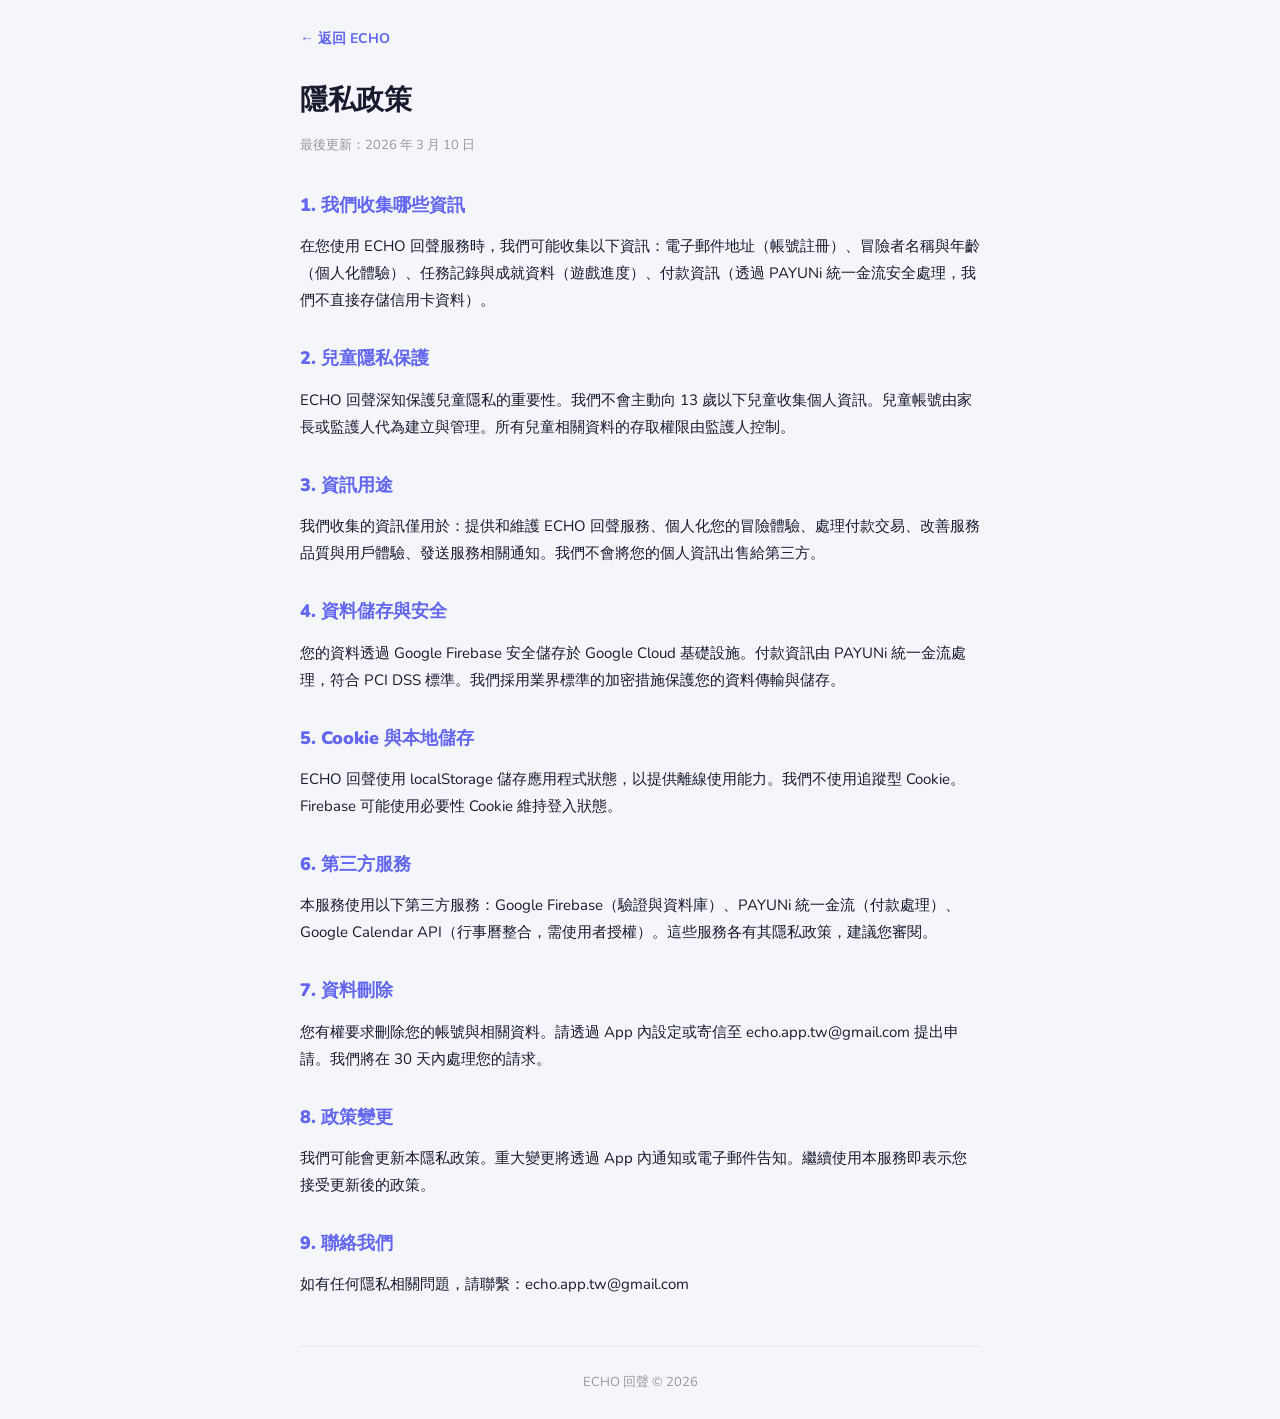
<file: privacy.html>
<!DOCTYPE html>
<html lang="zh-TW">
<head>
    <meta charset="UTF-8">
    <meta name="viewport" content="width=device-width, initial-scale=1.0">
    <title>隱私政策 — ECHO 回聲</title>
    <link href="https://fonts.googleapis.com/css2?family=Nunito:wght@400;700;900&display=swap" rel="stylesheet">
    <style>
        * { margin:0; padding:0; box-sizing:border-box; }
        body { font-family:'Nunito',sans-serif; background:#F4F6FC; color:#1a1a2e; line-height:1.8; padding:24px; }
        .container { max-width:680px; margin:0 auto; }
        .back { display:inline-flex; align-items:center; gap:6px; color:#6366F1; font-weight:700; text-decoration:none; margin-bottom:24px; font-size:14px; }
        h1 { font-size:28px; font-weight:900; color:#1a1a2e; margin-bottom:8px; }
        .date { font-size:13px; color:#999; margin-bottom:32px; }
        h2 { font-size:18px; font-weight:900; color:#6366F1; margin:28px 0 12px; }
        p { margin-bottom:16px; font-size:15px; }
        .footer { margin-top:48px; padding-top:24px; border-top:1px solid #e5e7eb; font-size:13px; color:#999; text-align:center; }
    </style>
</head>
<body>
    <div class="container">
        <a href="/" class="back">← 返回 ECHO</a>
        <h1>隱私政策</h1>
        <p class="date">最後更新：2026 年 3 月 10 日</p>

        <h2>1. 我們收集哪些資訊</h2>
        <p>在您使用 ECHO 回聲服務時，我們可能收集以下資訊：電子郵件地址（帳號註冊）、冒險者名稱與年齡（個人化體驗）、任務記錄與成就資料（遊戲進度）、付款資訊（透過 PAYUNi 統一金流安全處理，我們不直接存儲信用卡資料）。</p>

        <h2>2. 兒童隱私保護</h2>
        <p>ECHO 回聲深知保護兒童隱私的重要性。我們不會主動向 13 歲以下兒童收集個人資訊。兒童帳號由家長或監護人代為建立與管理。所有兒童相關資料的存取權限由監護人控制。</p>

        <h2>3. 資訊用途</h2>
        <p>我們收集的資訊僅用於：提供和維護 ECHO 回聲服務、個人化您的冒險體驗、處理付款交易、改善服務品質與用戶體驗、發送服務相關通知。我們不會將您的個人資訊出售給第三方。</p>

        <h2>4. 資料儲存與安全</h2>
        <p>您的資料透過 Google Firebase 安全儲存於 Google Cloud 基礎設施。付款資訊由 PAYUNi 統一金流處理，符合 PCI DSS 標準。我們採用業界標準的加密措施保護您的資料傳輸與儲存。</p>

        <h2>5. Cookie 與本地儲存</h2>
        <p>ECHO 回聲使用 localStorage 儲存應用程式狀態，以提供離線使用能力。我們不使用追蹤型 Cookie。Firebase 可能使用必要性 Cookie 維持登入狀態。</p>

        <h2>6. 第三方服務</h2>
        <p>本服務使用以下第三方服務：Google Firebase（驗證與資料庫）、PAYUNi 統一金流（付款處理）、Google Calendar API（行事曆整合，需使用者授權）。這些服務各有其隱私政策，建議您審閱。</p>

        <h2>7. 資料刪除</h2>
        <p>您有權要求刪除您的帳號與相關資料。請透過 App 內設定或寄信至 echo.app.tw@gmail.com 提出申請。我們將在 30 天內處理您的請求。</p>

        <h2>8. 政策變更</h2>
        <p>我們可能會更新本隱私政策。重大變更將透過 App 內通知或電子郵件告知。繼續使用本服務即表示您接受更新後的政策。</p>

        <h2>9. 聯絡我們</h2>
        <p>如有任何隱私相關問題，請聯繫：echo.app.tw@gmail.com</p>

        <div class="footer">ECHO 回聲 &copy; 2026</div>
    </div>
</body>
</html>
</file>
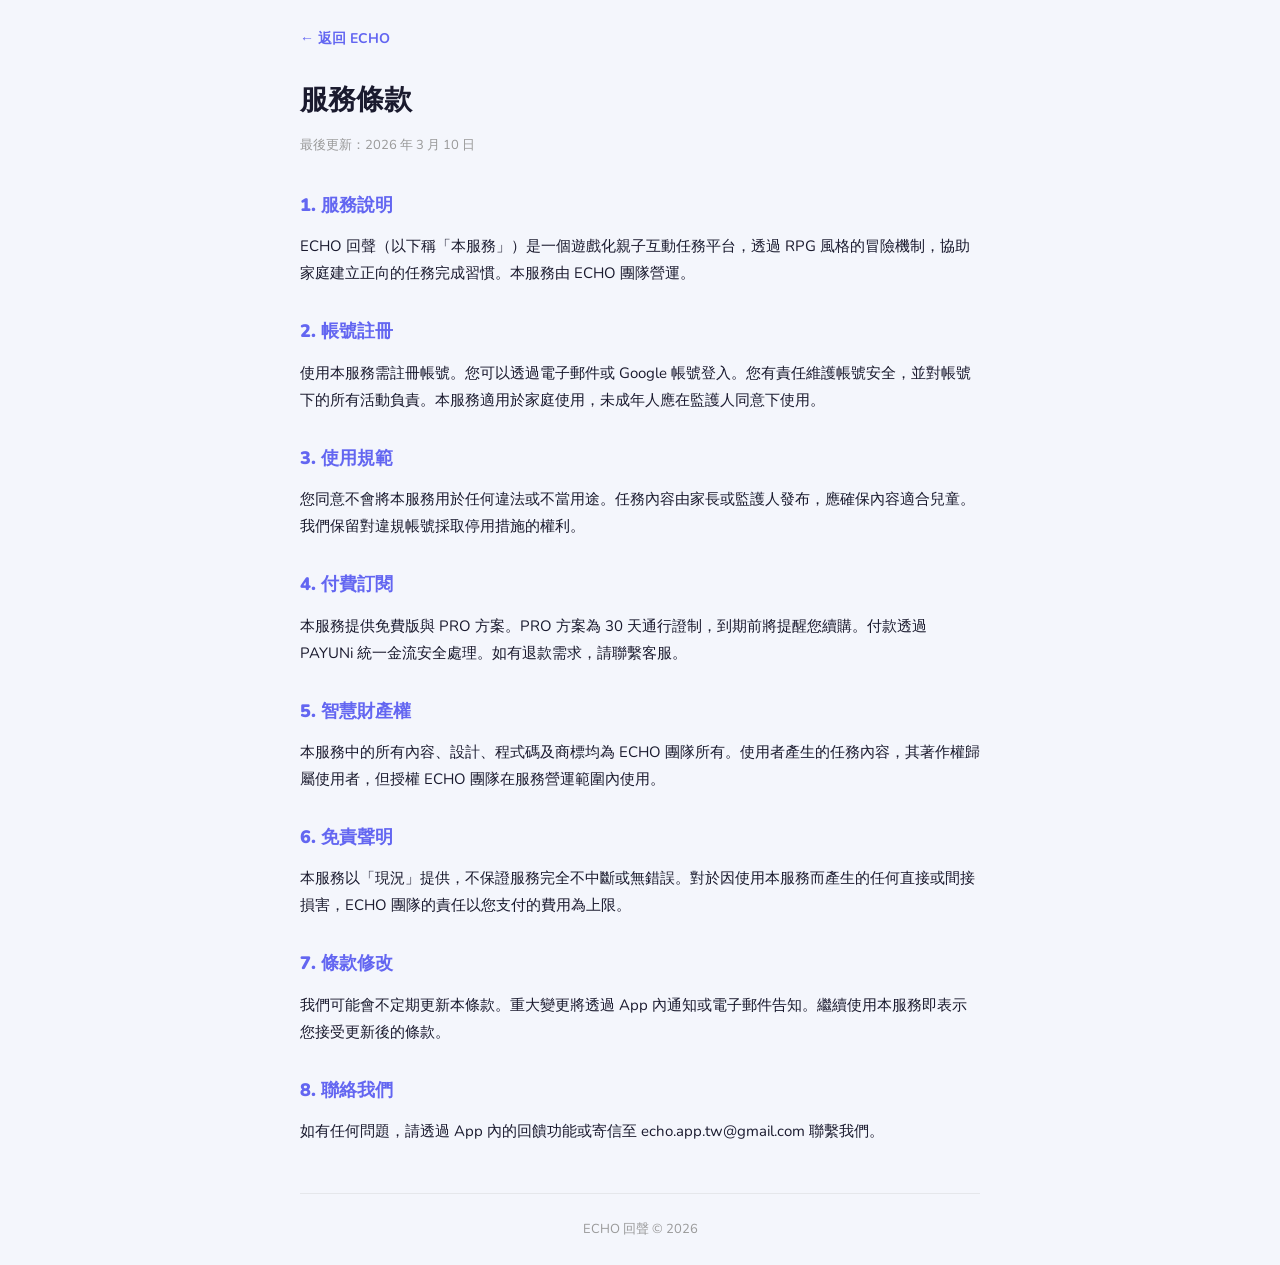
<file: terms.html>
<!DOCTYPE html>
<html lang="zh-TW">
<head>
    <meta charset="UTF-8">
    <meta name="viewport" content="width=device-width, initial-scale=1.0">
    <title>服務條款 — ECHO 回聲</title>
    <link href="https://fonts.googleapis.com/css2?family=Nunito:wght@400;700;900&display=swap" rel="stylesheet">
    <style>
        * { margin:0; padding:0; box-sizing:border-box; }
        body { font-family:'Nunito',sans-serif; background:#F4F6FC; color:#1a1a2e; line-height:1.8; padding:24px; }
        .container { max-width:680px; margin:0 auto; }
        .back { display:inline-flex; align-items:center; gap:6px; color:#6366F1; font-weight:700; text-decoration:none; margin-bottom:24px; font-size:14px; }
        h1 { font-size:28px; font-weight:900; color:#1a1a2e; margin-bottom:8px; }
        .date { font-size:13px; color:#999; margin-bottom:32px; }
        h2 { font-size:18px; font-weight:900; color:#6366F1; margin:28px 0 12px; }
        p { margin-bottom:16px; font-size:15px; }
        .footer { margin-top:48px; padding-top:24px; border-top:1px solid #e5e7eb; font-size:13px; color:#999; text-align:center; }
    </style>
</head>
<body>
    <div class="container">
        <a href="/" class="back">← 返回 ECHO</a>
        <h1>服務條款</h1>
        <p class="date">最後更新：2026 年 3 月 10 日</p>

        <h2>1. 服務說明</h2>
        <p>ECHO 回聲（以下稱「本服務」）是一個遊戲化親子互動任務平台，透過 RPG 風格的冒險機制，協助家庭建立正向的任務完成習慣。本服務由 ECHO 團隊營運。</p>

        <h2>2. 帳號註冊</h2>
        <p>使用本服務需註冊帳號。您可以透過電子郵件或 Google 帳號登入。您有責任維護帳號安全，並對帳號下的所有活動負責。本服務適用於家庭使用，未成年人應在監護人同意下使用。</p>

        <h2>3. 使用規範</h2>
        <p>您同意不會將本服務用於任何違法或不當用途。任務內容由家長或監護人發布，應確保內容適合兒童。我們保留對違規帳號採取停用措施的權利。</p>

        <h2>4. 付費訂閱</h2>
        <p>本服務提供免費版與 PRO 方案。PRO 方案為 30 天通行證制，到期前將提醒您續購。付款透過 PAYUNi 統一金流安全處理。如有退款需求，請聯繫客服。</p>

        <h2>5. 智慧財產權</h2>
        <p>本服務中的所有內容、設計、程式碼及商標均為 ECHO 團隊所有。使用者產生的任務內容，其著作權歸屬使用者，但授權 ECHO 團隊在服務營運範圍內使用。</p>

        <h2>6. 免責聲明</h2>
        <p>本服務以「現況」提供，不保證服務完全不中斷或無錯誤。對於因使用本服務而產生的任何直接或間接損害，ECHO 團隊的責任以您支付的費用為上限。</p>

        <h2>7. 條款修改</h2>
        <p>我們可能會不定期更新本條款。重大變更將透過 App 內通知或電子郵件告知。繼續使用本服務即表示您接受更新後的條款。</p>

        <h2>8. 聯絡我們</h2>
        <p>如有任何問題，請透過 App 內的回饋功能或寄信至 echo.app.tw@gmail.com 聯繫我們。</p>

        <div class="footer">ECHO 回聲 &copy; 2026</div>
    </div>
</body>
</html>
</file>
